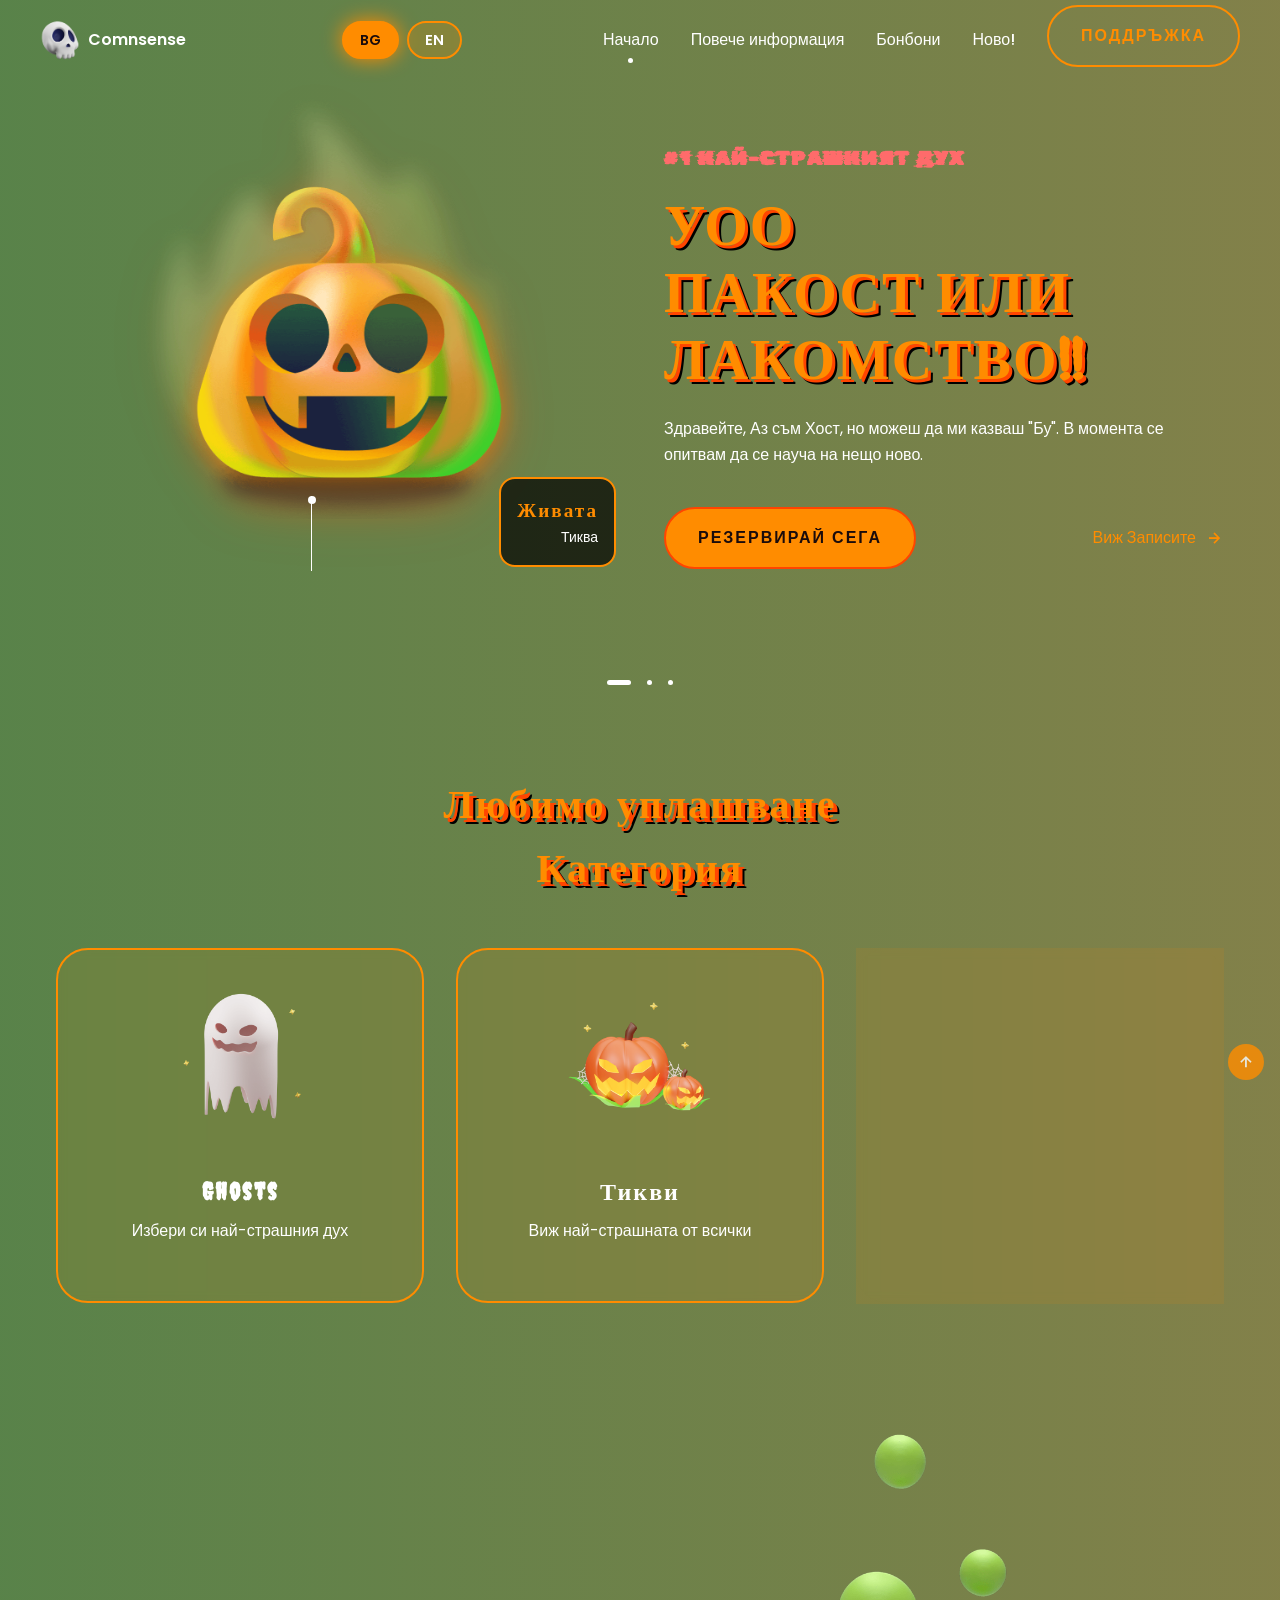
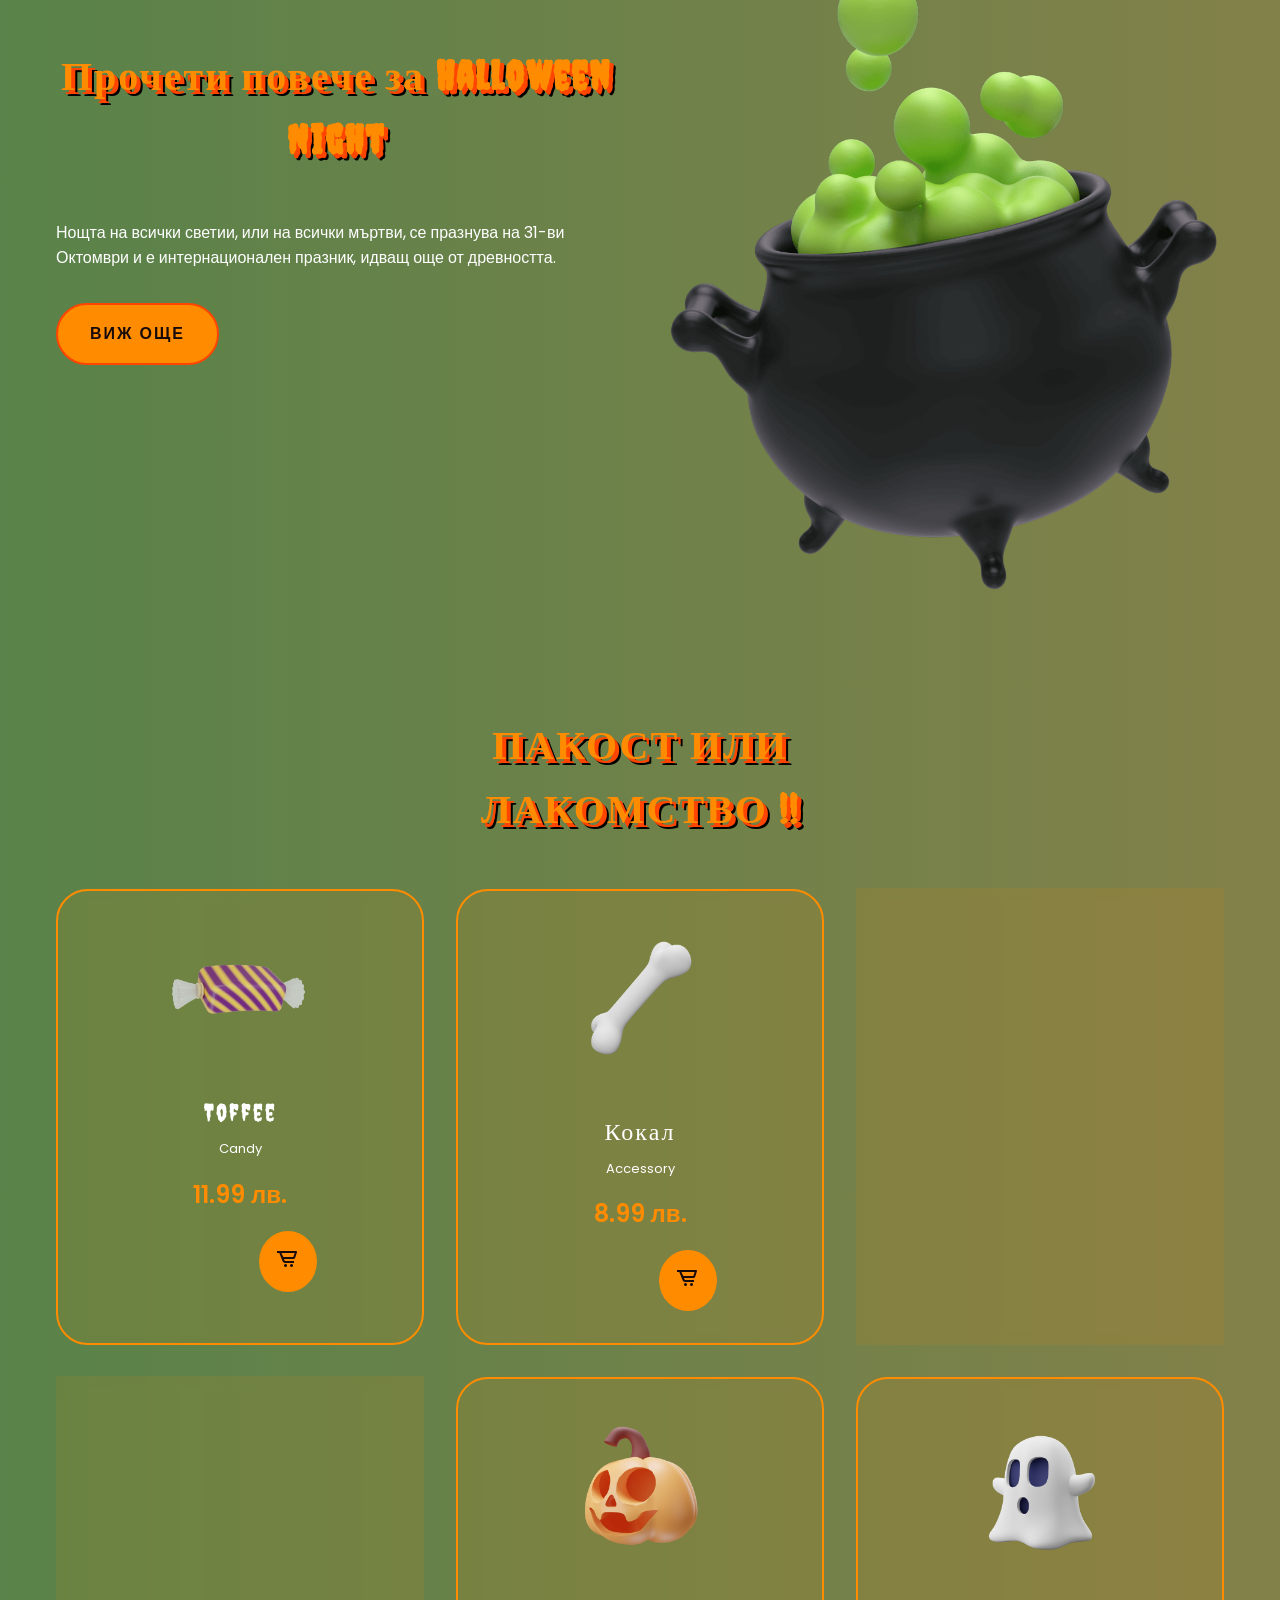
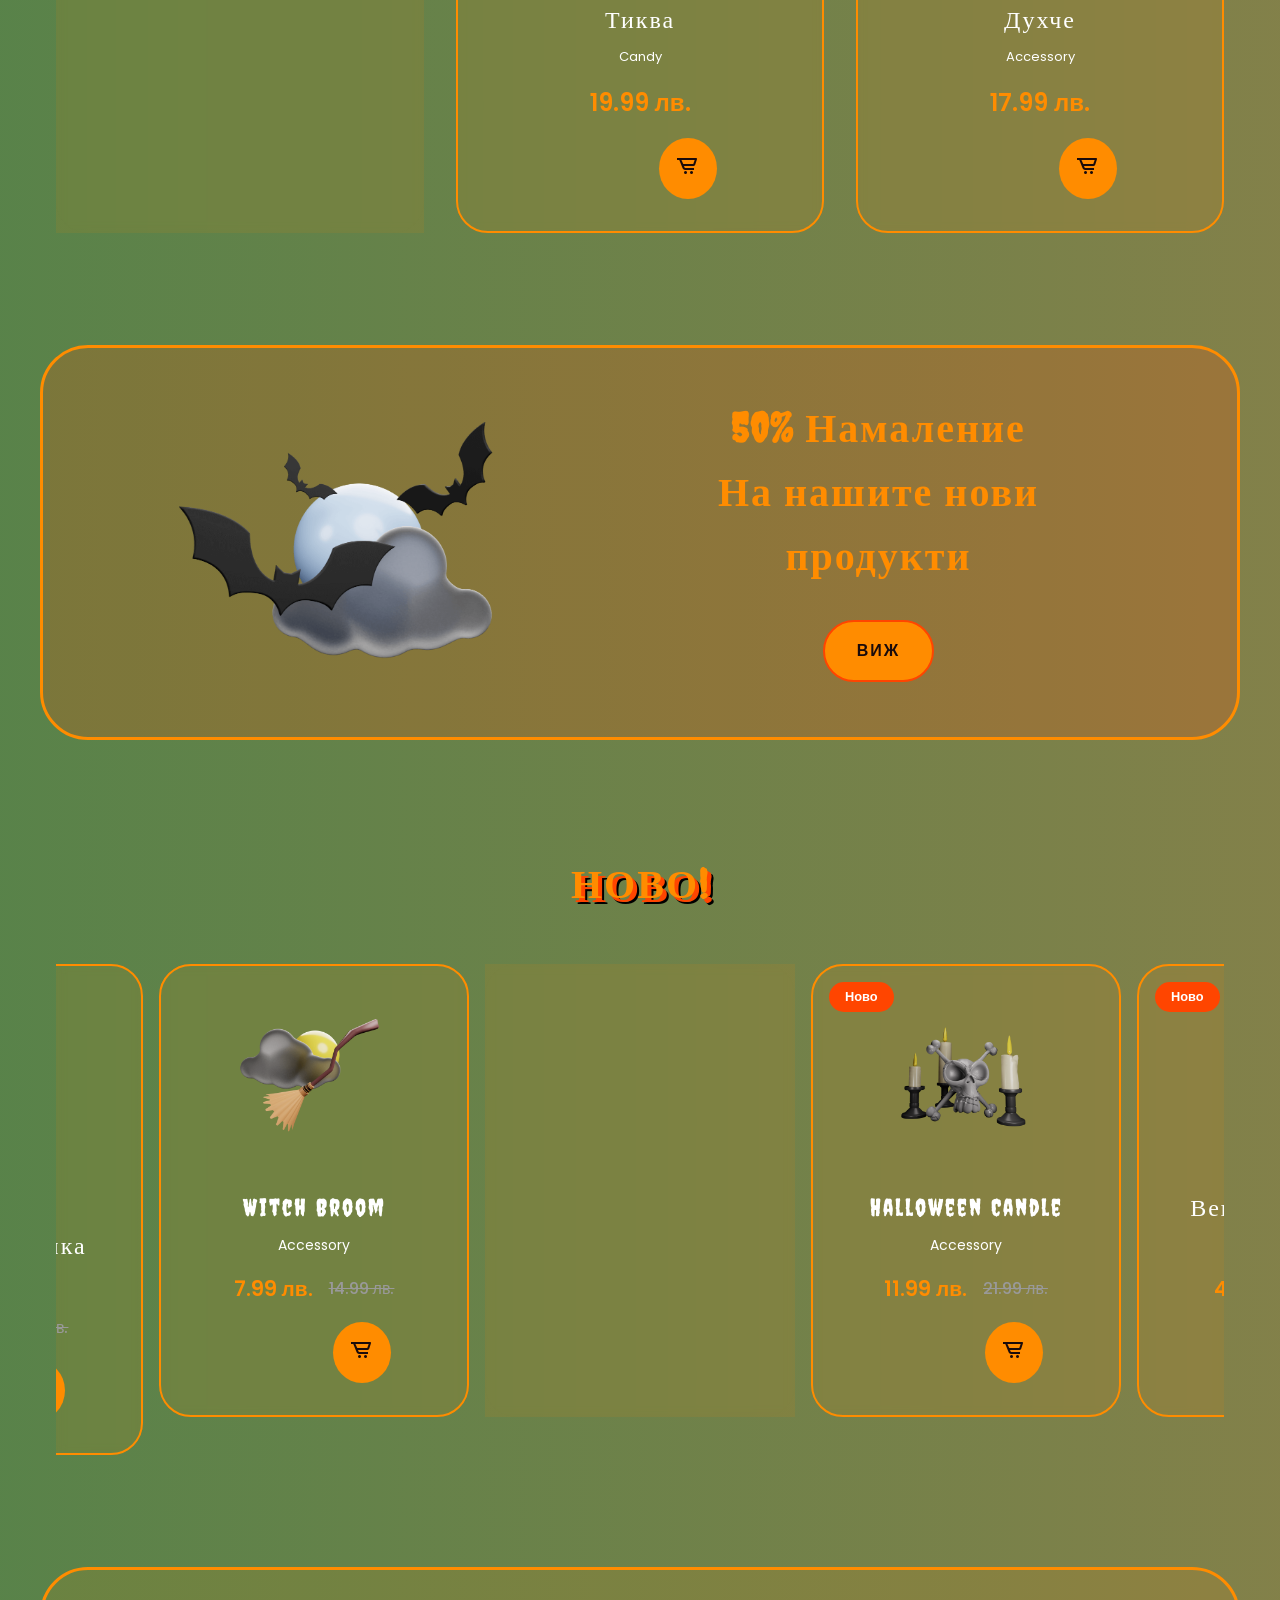
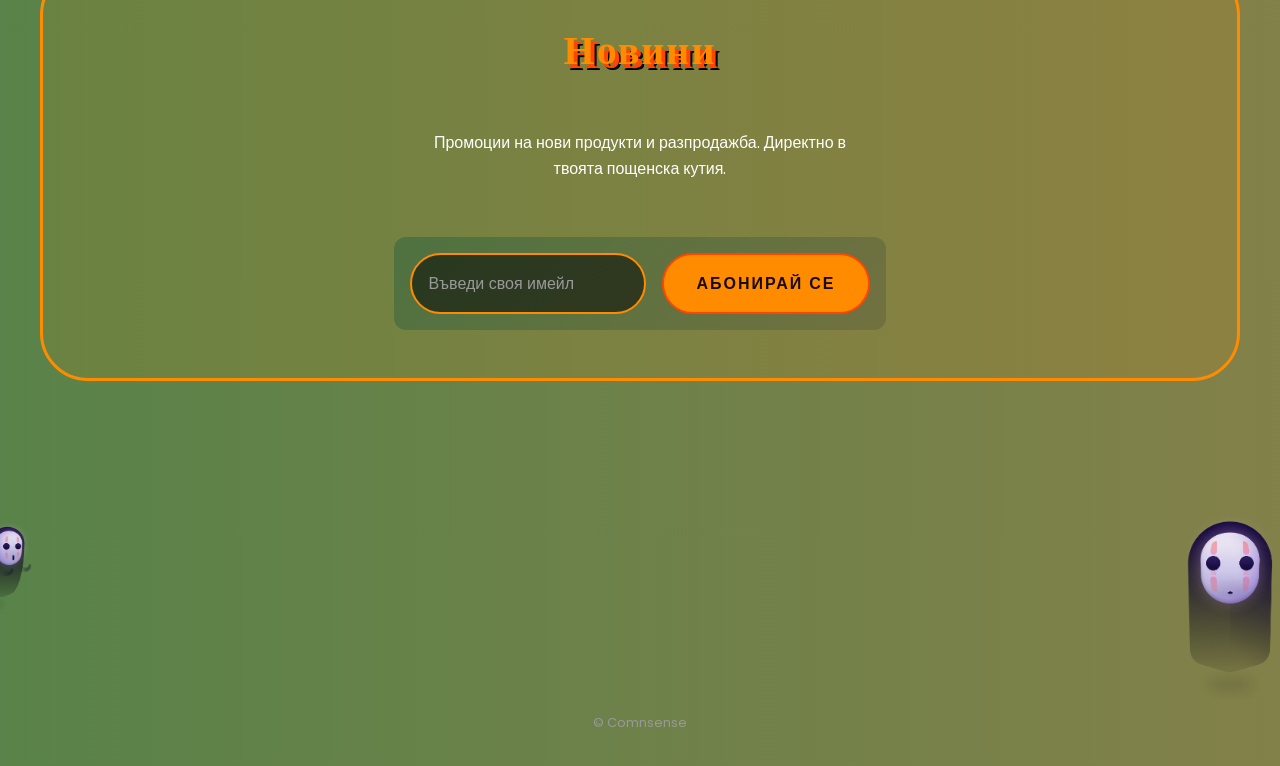
<file: Halloween Website/index.html>
<!DOCTYPE html>
<html lang="bg">
<head>
    <meta charset="UTF-8">
    <meta name="viewport" content="width=device-width, initial-scale=1.0">
    
    <!--=============== FAVICON ===============-->
    <link rel="shortcut icon" href="assets/img/favicon.png" type="image/x-icon">
    
    <!--=============== BOXICONS ===============-->
    <link rel="stylesheet" href="https://cdn.jsdelivr.net/npm/boxicons@latest/css/boxicons.min.css">
    
    <!--=============== SWIPER CSS ===============--> 
    <link rel="stylesheet" href="assets/css/swiper-bundle.min.css">
    
    <!--=============== GOOGLE FONTS ===============-->
    <link rel="preconnect" href="https://fonts.googleapis.com">
    <link rel="preconnect" href="https://fonts.gstatic.com" crossorigin>
    <link href="https://fonts.googleapis.com/css2?family=Creepster&family=Poppins:wght@400;500;600;700&family=Rubik+Glitch&display=swap" rel="stylesheet">
    
    <!--=============== CSS ===============--> 
    <link rel="stylesheet" href="assets/css/styles.css">

    <style>
        /*=============== GOOGLE FONTS & БАЗОВИ СТИЛОВЕ ===============*/
        * {
            margin: 0;
            padding: 0;
            box-sizing: border-box;
        }

        body {
            font-family: 'Poppins', sans-serif;
             color: #fff;
            line-height: 1.6;
        }

        html {
            scroll-behavior: smooth;
        }

        ul {
            list-style: none;
        }

        a {
            text-decoration: none;
        }

        img {
            max-width: 100%;
            height: auto;
        }

        .container {
            max-width: 1200px;
            margin: 0 auto;
            padding: 0 1rem;
        }

        .section {
            padding: 5rem 0 2rem;
        }

        .section__title {
            font-family: 'Creepster', cursive;
            font-size: 2.5rem;
            text-align: center;
            margin-bottom: 3rem;
            color: #ff8c00;
            text-shadow: 4px 4px 0 #ff4500, 6px 6px 0 #000;
            letter-spacing: 2px;
        }

        /*=============== ЕЗИКОВ ПРЕВКЛЮЧВАТЕЛ ===============*/
        .language-switcher {
            display: flex;
            gap: 0.5rem;
            margin-left: 1rem;
        }

        .lang-btn {
            background: rgba(255, 140, 0, 0.2);
            border: 2px solid #ff8c00;
            color: #fff;
            padding: 0.4rem 1rem;
            border-radius: 2rem;
            font-weight: 600;
            font-size: 0.9rem;
            cursor: pointer;
            transition: all 0.3s ease;
            backdrop-filter: blur(5px);
        }

        .lang-btn.active {
            background: #ff8c00;
            color: #1a0b0b;
            box-shadow: 0 0 20px #ff8c00;
        }

        .lang-btn:hover {
            background: #ff8c00;
            color: #1a0b0b;
            transform: scale(1.05);
        }

        /*=============== ШРИФТОВЕ ===============*/
        h1, h2, h3, h4 {
            font-family: 'Creepster', cursive;
            letter-spacing: 2px;
        }

        .home__title {
            font-size: 3.5rem;
            line-height: 1.2;
            color: #ff8c00;
            text-shadow: 3px 3px 0 #ff4500, 5px 5px 0 #000;
        }

        .home__subtitle {
            font-family: 'Rubik Glitch', cursive;
            font-size: 1.2rem;
            color: #ff6b6b;
        }

        .category__title, .trick__title, .new__title {
            font-family: 'Creepster', cursive;
            font-size: 1.5rem;
            margin: 1rem 0 0.5rem;
        }

        /*=============== АНИМАЦИИ ===============*/
        @keyframes float {
            0% { transform: translateY(0px) rotate(0deg); }
            50% { transform: translateY(-20px) rotate(2deg); }
            100% { transform: translateY(0px) rotate(0deg); }
        }
        
        @keyframes pulse {
            0% { transform: scale(1); }
            50% { transform: scale(1.08); filter: brightness(1.2); }
            100% { transform: scale(1); }
        }
        
        @keyframes spin {
            from { transform: rotate(0deg); }
            to { transform: rotate(360deg); }
        }
        
        @keyframes flicker {
            0% { opacity: 1; text-shadow: 0 0 10px #ff8c00; }
            25% { opacity: 0.8; text-shadow: 0 0 20px #ff4500; }
            50% { opacity: 1; text-shadow: 0 0 30px #ff8c00; }
            75% { opacity: 0.9; text-shadow: 0 0 15px #ff4500; }
            100% { opacity: 1; text-shadow: 0 0 10px #ff8c00; }
        }
        
        @keyframes shake {
            0% { transform: translateX(0); }
            25% { transform: translateX(-8px) rotate(-2deg); }
            50% { transform: translateX(8px) rotate(2deg); }
            75% { transform: translateX(-4px) rotate(-1deg); }
            100% { transform: translateX(0) rotate(0); }
        }
        
        @keyframes glow {
            0% { filter: drop-shadow(0 0 5px #ff8c00); }
            50% { filter: drop-shadow(0 0 20px #ff4500) drop-shadow(0 0 30px #ff8c00); }
            100% { filter: drop-shadow(0 0 5px #ff8c00); }
        }
        
        @keyframes bounce {
            0%, 100% { transform: translateY(0) scale(1); }
            50% { transform: translateY(-15px) scale(1.05); }
        }
        
        @keyframes rotate-scale {
            0% { transform: rotate(0) scale(1); }
            50% { transform: rotate(8deg) scale(1.15); }
            100% { transform: rotate(0) scale(1); }
        }

        @keyframes creepy-text {
            0% { transform: skew(0deg); }
            20% { transform: skew(5deg); }
            40% { transform: skew(-5deg); }
            60% { transform: skew(3deg); }
            80% { transform: skew(-3deg); }
            100% { transform: skew(0deg); }
        }

        /*=============== ПРИЛАГАНЕ НА АНИМАЦИИ ===============*/
        .home__img {
            animation: float 4s ease-in-out infinite;
            filter: drop-shadow(0 10px 20px rgba(255, 69, 0, 0.5));
        }
        
        .category__img {
            animation: pulse 3s ease-in-out infinite;
        }
        
        .trick__img {
            animation: bounce 3s ease-in-out infinite;
        }
        
        .new__img {
            animation: glow 3s ease-in-out infinite;
        }
        
        .discount__img {
            animation: rotate-scale 5s ease-in-out infinite;
        }
        
        .footer__img-one,
        .footer__img-two {
            animation: float 5s ease-in-out infinite;
        }
        
        .footer__img-two {
            animation-delay: 1.5s;
        }
        
        .nav__logo-img {
            animation: spin 12s linear infinite;
        }
        
        .section__title {
            animation: creepy-text 5s ease-in-out infinite;
        }
        
        .home__title {
            animation: flicker 3s ease-in-out infinite;
        }
        
        .button {
            transition: all 0.3s ease;
            position: relative;
            overflow: hidden;
        }
        
        .button::before {
            content: '';
            position: absolute;
            top: 50%;
            left: 50%;
            width: 0;
            height: 0;
            border-radius: 50%;
            background: rgba(255, 255, 255, 0.3);
            transform: translate(-50%, -50%);
            transition: width 0.6s, height 0.6s;
        }
        
        .button:hover::before {
            width: 300px;
            height: 300px;
        }
        
        .button:hover {
            animation: pulse 1s ease-in-out;
            transform: scale(1.08);
            background: #ff4500;
            box-shadow: 0 0 30px #ff4500;
        }
        
        .trick__content:hover .trick__img {
            animation: shake 0.6s ease-in-out;
        }
        
        .category__data:hover .category__img {
            animation: rotate-scale 0.8s ease-in-out;
        }
        
        .new__content:hover {
            transform: scale(1.08) translateY(-10px);
            box-shadow: 0 20px 40px rgba(255, 69, 0, 0.4);
            transition: all 0.4s ease;
        }
        
        .scrollup {
            animation: bounce 2.5s ease-in-out infinite;
            background: #ff8c00;
            border-radius: 50%;
            padding: 0.5rem;
            display: flex;
            align-items: center;
            justify-content: center;
        }

        /*=============== СТИЛОВЕ ЗА БУТОНИТЕ ===============*/
        .button {
            display: inline-block;
            background: #ff8c00;
            color: #1a0b0b;
            padding: 1rem 2rem;
            border-radius: 3rem;
            font-weight: 600;
            transition: all 0.4s ease;
            border: 2px solid #ff4500;
            text-transform: uppercase;
            letter-spacing: 2px;
            position: relative;
            z-index: 1;
        }

        .button--ghost {
            background: transparent;
            border: 2px solid #ff8c00;
            color: #ff8c00;
        }

        .button--ghost:hover {
            background: #ff8c00;
            color: #1a0b0b;
        }

        .button--link {
            background: transparent;
            border: none;
            color: #ff8c00;
        }

        .button--link:hover {
            background: transparent;
            color: #ff4500;
            box-shadow: none;
        }

        /*=============== НАВИГАЦИЯ ===============*/
        .nav {
            display: flex;
            justify-content: space-between;
            align-items: center;
            padding: 1.5rem 0;
        }

        .nav__logo {
            display: flex;
            align-items: center;
            gap: 0.5rem;
            color: #fff;
            font-weight: 600;
        }

        .nav__logo-img {
            width: 2.5rem;
        }

        .nav__menu {
            display: flex;
            align-items: center;
        }

        .nav__list {
            display: flex;
            gap: 2rem;
        }

        .nav__link {
            color: #fff;
            font-weight: 500;
            transition: 0.3s;
        }

        .nav__link:hover {
            color: #ff8c00;
        }

        .nav__close, .nav__toggle {
            display: none;
        }

        /*=============== НАЧАЛО ===============*/
        .home__content {
            display: grid;
            grid-template-columns: repeat(2, 1fr);
            gap: 3rem;
            align-items: center;
        }

        .home__group {
            position: relative;
        }

        .home__details-img {
            position: absolute;
            bottom: 0;
            right: 0;
            background: rgba(0, 0, 0, 0.7);
            padding: 1rem;
            border-radius: 1rem;
            border: 2px solid #ff8c00;
        }

        .home__details-title {
            font-size: 1.2rem;
            color: #ff8c00;
        }

        .home__buttons {
            display: flex;
            gap: 1rem;
            margin-top: 2rem;
        }

        /*=============== КАТЕГОРИИ ===============*/
        .category__container {
            display: grid;
            grid-template-columns: repeat(3, 1fr);
            gap: 2rem;
        }

        .category__data {
            text-align: center;
            background: rgba(255, 140, 0, 0.1);
            padding: 2rem;
            border-radius: 2rem;
            border: 2px solid #ff8c00;
            backdrop-filter: blur(5px);
            transition: 0.4s;
        }

        .category__img {
            width: 150px;
            margin-bottom: 1rem;
        }

        /*=============== ЗА НАС ===============*/
        .about__container {
            display: grid;
            grid-template-columns: repeat(2, 1fr);
            gap: 3rem;
            align-items: center;
        }

        .about__img {
            width: 100%;
            animation: float 5s ease-in-out infinite;
        }

        /*=============== ПРОДУКТИ ===============*/
        .trick__container {
            display: grid;
            grid-template-columns: repeat(3, 1fr);
            gap: 2rem;
        }

        .trick__content {
            background: rgba(255, 140, 0, 0.1);
            padding: 2rem;
            border-radius: 2rem;
            border: 2px solid #ff8c00;
            text-align: center;
            position: relative;
            backdrop-filter: blur(5px);
            transition: 0.4s;
        }

        .trick__img {
            width: 150px;
            margin-bottom: 1rem;
        }

        .trick__price {
            display: block;
            font-size: 1.5rem;
            font-weight: 600;
            color: #ff8c00;
            margin: 1rem 0;
        }

        .trick__button {
            background: #ff8c00;
            border: none;
            padding: 1rem;
            border-radius: 50%;
            cursor: pointer;
            transition: 0.4s;
        }

        .trick__icon {
            font-size: 1.5rem;
            color: #1a0b0b;
        }

        /*=============== НАМАЛЕНИЕ ===============*/
        .discount__container {
            display: grid;
            grid-template-columns: repeat(2, 1fr);
            gap: 3rem;
            align-items: center;
            background: rgba(255, 69, 0, 0.2);
            padding: 3rem;
            border-radius: 3rem;
            border: 3px solid #ff8c00;
        }

        .discount__title {
            font-family: 'Creepster', cursive;
            font-size: 2.5rem;
            color: #ff8c00;
            margin-bottom: 2rem;
        }

        /*=============== НОВО ===============*/
        .new__container {
            overflow: hidden;
        }

        .new__content {
            background: rgba(255, 140, 0, 0.1);
            padding: 2rem;
            border-radius: 2rem;
            border: 2px solid #ff8c00;
            text-align: center;
            position: relative;
            backdrop-filter: blur(5px);
        }

        .new__tag {
            position: absolute;
            top: 1rem;
            left: 1rem;
            background: #ff4500;
            color: #fff;
            padding: 0.3rem 1rem;
            border-radius: 2rem;
            font-size: 0.8rem;
            font-weight: 600;
        }

        .new__img {
            width: 150px;
            margin-bottom: 1rem;
        }

        .new__prices {
            display: flex;
            justify-content: center;
            gap: 1rem;
            margin: 1rem 0;
        }

        .new__price {
            font-size: 1.3rem;
            font-weight: 600;
            color: #ff8c00;
        }

        .new__discount {
            font-size: 1rem;
            color: #999;
            text-decoration: line-through;
        }

        .new__button {
            background: #ff8c00;
            border: none;
            padding: 1rem;
            border-radius: 50%;
            cursor: pointer;
        }

        .new__icon {
            font-size: 1.5rem;
            color: #1a0b0b;
        }

        /*=============== БЮЛЕТИН ===============*/
        .newsletter__container {
            text-align: center;
            background: rgba(255, 140, 0, 0.1);
            padding: 3rem;
            border-radius: 3rem;
            border: 3px solid #ff8c00;
        }

        .newsletter__form {
            display: flex;
            gap: 1rem;
            max-width: 500px;
            margin: 2rem auto 0;
        }

        .newsletter__input {
            flex: 1;
            padding: 1rem;
            border-radius: 3rem;
            border: 2px solid #ff8c00;
            background: rgba(0, 0, 0, 0.5);
            color: #fff;
            font-size: 1rem;
        }

        .newsletter__input::placeholder {
            color: #999;
        }

        /*=============== ФУТЪР ===============*/
        .footer__container {
            display: grid;
            grid-template-columns: repeat(4, 1fr);
            gap: 2rem;
            position: relative;
        }

        .footer__logo {
            display: flex;
            align-items: center;
            gap: 0.5rem;
            color: #fff;
            font-weight: 600;
            margin-bottom: 1rem;
        }

        .footer__logo-img {
            width: 2rem;
        }

        .footer__social {
            display: flex;
            gap: 1rem;
            margin-top: 1rem;
        }

        .footer__social-link {
            color: #ff8c00;
            font-size: 1.5rem;
            transition: 0.3s;
        }

        .footer__social-link:hover {
            color: #ff4500;
            transform: translateY(-3px);
        }

        .footer__title {
            font-family: 'Creepster', cursive;
            font-size: 1.2rem;
            color: #ff8c00;
            margin-bottom: 1rem;
        }

        .footer__links {
            display: flex;
            flex-direction: column;
            gap: 0.5rem;
        }

        .footer__link {
            color: #fff;
            transition: 0.3s;
        }

        .footer__link:hover {
            color: #ff8c00;
            transform: translateX(5px);
        }

        .footer__copy {
            display: block;
            text-align: center;
            margin-top: 3rem;
            color: #999;
        }

        .footer__img-one, .footer__img-two {
            position: absolute;
            bottom: 0;
            right: 0;
            width: 100px;
        }

        .footer__img-two {
            right: 80px;
            width: 70px;
        }

        /*=============== МЕДИЙНИ ЗАЯВКИ ===============*/
        @media (max-width: 768px) {
            .nav__menu {
                position: fixed;
                top: -100%;
                left: 0;
                width: 100%;
                background: rgba(0, 0, 0, 0.9);
                padding: 2rem;
                border-radius: 0 0 2rem 2rem;
                transition: 0.4s;
            }

            .nav__menu.show-menu {
                top: 0;
            }

            .nav__list {
                flex-direction: column;
                align-items: center;
            }

            .nav__close {
                display: block;
                position: absolute;
                top: 1rem;
                right: 1rem;
                font-size: 2rem;
                color: #fff;
                cursor: pointer;
            }

            .nav__toggle {
                display: block;
                font-size: 1.5rem;
                color: #fff;
                cursor: pointer;
            }

            .home__content {
                grid-template-columns: 1fr;
                text-align: center;
            }

            .home__buttons {
                justify-content: center;
            }

            .category__container {
                grid-template-columns: 1fr;
            }

            .about__container {
                grid-template-columns: 1fr;
            }

            .trick__container {
                grid-template-columns: 1fr;
            }

            .discount__container {
                grid-template-columns: 1fr;
                text-align: center;
            }

            .footer__container {
                grid-template-columns: 1fr;
            }

            .language-switcher {
                margin: 1rem 0;
            }
        }
    </style>
    
    <title>Halloween-Candy.Website</title>
</head>
<body>
    <!--==================== HEADER ====================-->
    <header class="header" id="header">
        <nav class="nav container">
            <a href="#" class="nav__logo">
                <img src="assets/img/logo.png" alt="Halloween Logo" class="nav__logo-img">
                <span data-bg="Comnsense" data-en="Comnsense">Comnsense</span>
            </a>

            <div class="language-switcher">
                <button class="lang-btn active" data-lang="bg">BG</button>
                <button class="lang-btn" data-lang="en">EN</button>
            </div>

            <div class="nav__menu" id="nav-menu">
                <ul class="nav__list">
                    <li class="nav__item">
                        <a href="#home" class="nav__link active-link" data-bg="Начало" data-en="Home">Начало</a>
                    </li>
                    <li class="nav__item">
                        <a href="#about" class="nav__link" data-bg="Повече информация" data-en="About">Повече информация</a>
                    </li>
                    <li class="nav__item">
                        <a href="#trick" class="nav__link" data-bg="Бонбони" data-en="Candy">Бонбони</a>
                    </li>
                    <li class="nav__item">
                        <a href="#new" class="nav__link" data-bg="Ново!" data-en="New!">Ново!</a>
                    </li>
                    <li class="nav__item">
                        <a href="#" class="button button--ghost" data-bg="Поддръжка" data-en="Support">Поддръжка</a>
                    </li>
                </ul>

                <div class="nav__close" id="nav-close">
                    <i class='bx bx-x'></i>
                </div>

                <img src="assets/img/nav-img.png" alt="Navigation Decoration" class="nav__img">
            </div>

            <div class="nav__toggle" id="nav-toggle">
                <i class='bx bx-grid-alt'></i>
            </div>
        </nav>
    </header>

    <main class="main">
        <!--==================== HOME ====================-->
        <section class="home container" id="home">
            <div class="swiper home-swiper">
                <div class="swiper-wrapper">
                    <!-- HOME SLIDER 1 -->
                    <div class="swiper-slide">
                        <div class="home__content grid">
                            <div class="home__group">
                                <img src="assets/img/home1-img.png" alt="Living Pumpkin" class="home__img">
                                <div class="home__indicator"></div>
                                <div class="home__details-img">
                                    <h4 class="home__details-title" data-bg="Живата" data-en="The Living">Живата</h4>
                                    <span class="home__details-subtitle" data-bg="Тиква" data-en="Pumpkin">Тиква</span>
                                </div>
                            </div>

                            <div class="home__data">
                                <h3 class="home__subtitle" data-bg="#1 Най-страшният ДУХ" data-en="#1 The Scariest GHOST">#1 Най-страшният ДУХ</h3>
                                <h1 class="home__title" data-bg="УОО <br> ПАКОСТ ИЛИ <br> ЛАКОМСТВО!!" data-en="WHOO <br> TRICK OR <br> TREAT!!">УОО <br> ПАКОСТ ИЛИ <br> ЛАКОМСТВО!!</h1>
                                <p class="home__description" data-bg="Здравейте, Аз съм Хост, но можеш да ми казваш 'Бу'. В момента се опитвам да се науча на нещо ново." data-en="Hello, I'm Host, but you can call me 'Boo'. Right now I'm trying to learn something new.">Здравейте, Аз съм Хост, но можеш да ми казваш "Бу". В момента се опитвам да се науча на нещо ново.</p>

                                <div class="home__buttons">
                                    <a href="#" class="button" data-bg="Резервирай Сега" data-en="Book Now">Резервирай Сега</a>
                                    <a href="#" class="button--link button--flex" data-bg="Виж Записите" data-en="Watch Records">Виж Записите <i class='bx bx-right-arrow-alt button__icon'></i></a>
                                </div>
                            </div>
                        </div>
                    </div>

                    <!-- HOME SLIDER 2 -->
                    <div class="swiper-slide">
                        <div class="home__content grid">
                            <div class="home__group">
                                <img src="assets/img/home2-img.png" alt="Adi and Brother" class="home__img">
                                <div class="home__indicator"></div>
                                <div class="home__details-img">
                                    <h4 class="home__details-title" data-bg="Ади & брат му" data-en="Adi & his brother">Ади & брат му</h4>
                                    <span class="home__details-subtitle" data-bg="Не могат да се опишат с думи!" data-en="Words cannot describe them!">Не могат да се опишат с думи!</span>
                                </div>
                            </div>

                            <div class="home__data">
                                <h3 class="home__subtitle" data-bg="#2 Най-доброто дуо" data-en="#2 Best duo">#2 Най-доброто дуо</h3>
                                <h1 class="home__title" data-bg="ДОНЕСИ <br> МИ ПАМУКА <br> CANDY" data-en="BRING <br> ME COTTON <br> CANDY">ДОНЕСИ <br> МИ ПАМУКА <br> CANDY</h1>
                                <p class="home__description" data-bg="Ади краде памучени сладки от своя брат и ги изяжда наведнъж, това гладно чудовище." data-en="Adi steals cotton candy from his brother and eats it all at once, that hungry monster.">Ади краде памучени сладки от своя брат и ги изяжда наведнъж, това гладно чудовище.</p>

                                <div class="home__buttons">
                                    <a href="#" class="button" data-bg="Запази СЕГА" data-en="Book NOW">Запази СЕГА</a>
                                    <a href="#" class="button--link button--flex" data-bg="Виж записите" data-en="Watch records">Виж записите <i class='bx bx-right-arrow-alt button__icon'></i></a>
                                </div>
                            </div>
                        </div>
                    </div>

                    <!-- HOME SLIDER 3 -->
                    <div class="swiper-slide">
                        <div class="home__content grid">
                            <div class="home__group">
                                <img src="assets/img/home3-img.png" alt="Captain Sam" class="home__img">
                                <div class="home__indicator"></div>
                                <div class="home__details-img">
                                    <h4 class="home__details-title" data-bg="Капитан Сем" data-en="Captain Sam">Капитан Сем</h4>
                                    <span class="home__details-subtitle" data-bg="Дух Ветеран Spooky" data-en="Spooky Veteran Ghost">Дух Ветеран Spooky</span>
                                </div>
                            </div>

                            <div class="home__data">
                                <h3 class="home__subtitle" data-bg="#3 Най-страшен дух" data-en="#3 Scariest ghost">#3 Най-страшен дух</h3>
                                <h1 class="home__title" data-bg="RESPAWN <br> THE SPOOKY <br> СКЕЛЕТ" data-en="RESPAWN <br> THE SPOOKY <br> SKELETON">RESPAWN <br> THE SPOOKY <br> СКЕЛЕТ</h1>
                                <p class="home__description" data-bg="Докато търсихме сладки кутрета, Капитан сем се завърна от трагична смърт заедно със своите сертифицирани Хогуардс умения, той обещава да е герой за всички духоподобни." data-en="While we were looking for sweet puppies, Captain Sam returned from a tragic death along with his certified Hogwarts skills, he promises to be a hero for all ghost-like.">Докато търсихме сладки кутрета, Капитан сем се завърна от трагична смърт заедно със своите сертифицирани Хогуардс умения, той обещава да е герой за всички духоподобни.</p>

                                <div class="home__buttons">
                                    <a href="#" class="button" data-bg="Запази СЕГА" data-en="Book NOW">Запази СЕГА</a>
                                    <a href="#" class="button--link button--flex" data-bg="Виж записите" data-en="Watch records">Виж записите <i class='bx bx-right-arrow-alt button__icon'></i></a>
                                </div>
                            </div>
                        </div>
                    </div>
                </div>
                <div class="swiper-pagination"></div>
            </div>
        </section>
        
        <!--==================== CATEGORY ====================-->
        <section class="section category">
            <h2 class="section__title" data-bg="Любимо уплашване <br> Категория" data-en="Favorite spooking <br> Category">Любимо уплашване <br> Категория</h2>

            <div class="category__container container grid">
                <div class="category__data">
                    <img src="assets/img/category1-img.png" alt="Ghosts" class="category__img">
                    <h3 class="category__title" data-bg="Ghosts" data-en="Ghosts">Ghosts</h3>
                    <p class="category__description" data-bg="Избери си най-страшния дух" data-en="Choose the scariest ghost">Избери си най-страшния дух</p>
                </div>

                <div class="category__data">
                    <img src="assets/img/category2-img.png" alt="Pumpkins" class="category__img">
                    <h3 class="category__title" data-bg="Тикви" data-en="Pumpkins">Тикви</h3>
                    <p class="category__description" data-bg="Виж най-страшната от всички" data-en="See the scariest of all">Виж най-страшната от всички</p>
                </div>

                <div class="category__data">
                    <img src="assets/img/category3-img.png" alt="Witch Hat" class="category__img">
                    <h3 class="category__title" data-bg="Witch Hat" data-en="Witch Hat">Witch Hat</h3>
                    <p class="category__description" data-bg="Избери най-стилната шапка, която съществува" data-en="Choose the coolest hat that exists">Избери най-стилната шапка, която съществува</p>
                </div>
            </div>
        </section>

        <!--==================== ABOUT ====================-->
        <section class="section about" id="about">
            <div class="about__container container grid">
                <div class="about__data">
                    <h2 class="section__title about__title" data-bg="Прочети повече за Halloween <br> Night" data-en="Read more about Halloween <br> Night">Прочети повече за Halloween <br> Night</h2>
                    <p class="about__description" data-bg="Нощта на всички светии, или на всички мъртви, се празнува на 31-ви Октомври и е интернационален празник, идващ още от древността." data-en="All Saints' Night, or All Dead, is celebrated on October 31st and is an international holiday dating back to ancient times.">Нощта на всички светии, или на всички мъртви, се празнува на 31-ви Октомври и е интернационален празник, идващ още от древността.</p>
                    <a href="#" class="button" data-bg="Виж още" data-en="See more">Виж още</a>
                </div>

                <img src="assets/img/about-img.png" alt="About Halloween" class="about__img">
            </div>
        </section>

        <!--==================== TRICK OR TREAT ====================-->
        <section class="section trick" id="trick">
            <h2 class="section__title" data-bg="ПАКОСТ ИЛИ <br> ЛАКОМСТВО !!" data-en="TRICK OR <br> TREAT !!">ПАКОСТ ИЛИ <br> ЛАКОМСТВО !!</h2>

            <div class="trick__container container grid">
                <div class="trick__content">
                    <img src="assets/img/trick-treat1-img.png" alt="Toffee Candy" class="trick__img">
                    <h3 class="trick__title" data-bg="Toffee" data-en="Toffee">Toffee</h3>
                    <span class="trick__subtitle" data-bg="Candy" data-en="Candy">Candy</span>
                    <span class="trick__price">11.99 лв.</span>
                    <button class="button trick__button">
                        <i class='bx bx-cart-alt trick__icon'></i>
                    </button>
                </div>

                <div class="trick__content">
                    <img src="assets/img/trick-treat2-img.png" alt="Bone Accessory" class="trick__img">
                    <h3 class="trick__title" data-bg="Кокал" data-en="Bone">Кокал</h3>
                    <span class="trick__subtitle" data-bg="Accessory" data-en="Accessory">Accessory</span>
                    <span class="trick__price">8.99 лв.</span>
                    <button class="button trick__button">
                        <i class='bx bx-cart-alt trick__icon'></i>
                    </button>
                </div>

                <div class="trick__content">
                    <img src="assets/img/trick-treat3-img.png" alt="Scarecrow" class="trick__img">
                    <h3 class="trick__title" data-bg="Scarecrow" data-en="Scarecrow">Scarecrow</h3>
                    <span class="trick__subtitle" data-bg="Accessory" data-en="Accessory">Accessory</span>
                    <span class="trick__price">15.99 лв.</span>
                    <button class="button trick__button">
                        <i class='bx bx-cart-alt trick__icon'></i>
                    </button>
                </div>

                <div class="trick__content">
                    <img src="assets/img/trick-treat4-img.png" alt="Candy Cane" class="trick__img">
                    <h3 class="trick__title" data-bg="Candy Cane" data-en="Candy Cane">Candy Cane</h3>
                    <span class="trick__subtitle" data-bg="Candy" data-en="Candy">Candy</span>
                    <span class="trick__price">7.99 лв.</span>
                    <button class="button trick__button">
                        <i class='bx bx-cart-alt trick__icon'></i>
                    </button>
                </div>

                <div class="trick__content">
                    <img src="assets/img/trick-treat5-img.png" alt="Pumpkin Candy" class="trick__img">
                    <h3 class="trick__title" data-bg="Тиква" data-en="Pumpkin">Тиква</h3>
                    <span class="trick__subtitle" data-bg="Candy" data-en="Candy">Candy</span>
                    <span class="trick__price">19.99 лв.</span>
                    <button class="button trick__button">
                        <i class='bx bx-cart-alt trick__icon'></i>
                    </button>
                </div>

                <div class="trick__content">
                    <img src="assets/img/trick-treat6-img.png" alt="Ghost Accessory" class="trick__img">
                    <h3 class="trick__title" data-bg="Духче" data-en="Ghost">Духче</h3>
                    <span class="trick__subtitle" data-bg="Accessory" data-en="Accessory">Accessory</span>
                    <span class="trick__price">17.99 лв.</span>
                    <button class="button trick__button">
                        <i class='bx bx-cart-alt trick__icon'></i>
                    </button>
                </div>
            </div>
        </section>
        
        <!--==================== DISCOUNT ====================-->
        <section class="section discount">
            <div class="discount__container container grid">
                <div class="discount__data">
                    <h2 class="discount__title" data-bg="50% Намаление <br> На нашите нови продукти" data-en="50% Off <br> On our new products">50% Намаление <br> На нашите нови продукти</h2>
                    <a href="#" class="button" data-bg="Виж" data-en="See">Виж</a>
                </div>

                <img src="assets/img/discount-img.png" alt="Discount Offer" class="discount__img">
            </div>
        </section>

        <!--==================== NEW ARRIVALS ====================-->
        <section class="section new" id="new">
            <h2 class="section__title" data-bg="НОВО!" data-en="NEW!">НОВО!</h2>

            <div class="new__container container">
                <div class="swiper new-swiper">
                    <div class="swiper-wrapper">
                        <div class="new__content swiper-slide">
                            <div class="new__tag" data-bg="Ново" data-en="New">Ново</div>
                            <img src="assets/img/new1-img.png" alt="Haunted House" class="new__img">
                            <h3 class="new__title" data-bg="Haunted House" data-en="Haunted House">Haunted House</h3>
                            <span class="new__subtitle" data-bg="Accessory" data-en="Accessory">Accessory</span>
                            <div class="new__prices">
                                <span class="new__price">14.99 лв.</span>
                                <span class="new__discount">29.99 лв.</span>
                            </div>
                            <button class="button new__button">
                                <i class='bx bx-cart-alt new__icon'></i>
                            </button>
                        </div>
    
                        <div class="new__content swiper-slide">
                            <div class="new__tag" data-bg="Ново" data-en="New">Ново</div>
                            <img src="assets/img/new2-img.png" alt="Halloween Candle" class="new__img">
                            <h3 class="new__title" data-bg="Halloween Candle" data-en="Halloween Candle">Halloween Candle</h3>
                            <span class="new__subtitle" data-bg="Accessory" data-en="Accessory">Accessory</span>
                            <div class="new__prices">
                                <span class="new__price">11.99 лв.</span>
                                <span class="new__discount">21.99 лв.</span>
                            </div>
                            <button class="button new__button">
                                <i class='bx bx-cart-alt new__icon'></i>
                            </button>
                        </div>
    
                        <div class="new__content swiper-slide">
                            <div class="new__tag" data-bg="Ново" data-en="New">Ново</div>
                            <img src="assets/img/new3-img.png" alt="Witch Hat" class="new__img">
                            <h3 class="new__title" data-bg="Вещерска Шапка" data-en="Witch Hat">Вещерска Шапка</h3>
                            <span class="new__subtitle" data-bg="Accessory" data-en="Accessory">Accessory</span>
                            <div class="new__prices">
                                <span class="new__price">4.99 лв.</span>
                                <span class="new__discount">9.99 лв.</span>
                            </div>
                            <button class="button new__button">
                                <i class='bx bx-cart-alt new__icon'></i>
                            </button>
                        </div>
    
                        <div class="new__content swiper-slide">
                            <div class="new__tag" data-bg="Ново" data-en="New">Ново</div>
                            <img src="assets/img/new4-img.png" alt="Rip Accessory" class="new__img">
                            <h3 class="new__title" data-bg="Rip" data-en="Rip">Rip</h3>
                            <span class="new__subtitle" data-bg="Accessory" data-en="Accessory">Accessory</span>
                            <div class="new__prices">
                                <span class="new__price">24.99 лв.</span>
                                <span class="new__discount">44.99 лв.</span>
                            </div>
                            <button class="button new__button">
                                <i class='bx bx-cart-alt new__icon'></i>
                            </button>
                        </div>
    
                        <div class="new__content swiper-slide">
                            <div class="new__tag" data-bg="Ново" data-en="New">Ново</div>
                            <img src="assets/img/new5-img.png" alt="Crystal Ball" class="new__img">
                            <h3 class="new__title" data-bg="Ужасяваща кристална топка" data-en="Horrifying crystal ball">Ужасяваща кристална топка</h3>
                            <span class="new__subtitle" data-bg="Accessory" data-en="Accessory">Accessory</span>
                            <div class="new__prices">
                                <span class="new__price">5.99 лв.</span>
                                <span class="new__discount">12.99 лв.</span>
                            </div>
                            <button class="button new__button">
                                <i class='bx bx-cart-alt new__icon'></i>
                            </button>
                        </div>
    
                        <div class="new__content swiper-slide">
                            <div class="new__tag" data-bg="Ново" data-en="New">Ново</div>
                            <img src="assets/img/new6-img.png" alt="Witch Broom" class="new__img">
                            <h3 class="new__title" data-bg="Witch Broom" data-en="Witch Broom">Witch Broom</h3>
                            <span class="new__subtitle" data-bg="Accessory" data-en="Accessory">Accessory</span>
                            <div class="new__prices">
                                <span class="new__price">7.99 лв.</span>
                                <span class="new__discount">14.99 лв.</span>
                            </div>
                            <button class="button new__button">
                                <i class='bx bx-cart-alt new__icon'></i>
                            </button>
                        </div>
                    </div>
                </div>
            </div>
        </section>

        <!--==================== OUR NEWSLETTER ====================-->
        <section class="section newsletter">
            <div class="newsletter__container container">
                <h2 class="section__title" data-bg="Новини" data-en="Newsletter">Новини</h2>
                <p class="newsletter__description" data-bg="Промоции на нови продукти и разпродажба. Директно в твоята пощенска кутия." data-en="New product promotions and sale. Directly to your mailbox.">
                    Промоции на нови продукти и разпродажба. Директно в твоята пощенска кутия.
                </p>

                <form action="#" class="newsletter__form">
                    <input type="email" placeholder="Въведи своя имейл" class="newsletter__input" data-bg="Въведи своя имейл" data-en="Enter your email" required>
                    <button class="button" type="submit" data-bg="Абонирай се" data-en="Subscribe">
                        Абонирай се
                    </button>
                </form>
            </div>
        </section>
    </main>

    <!--==================== FOOTER ====================-->
    <footer class="footer section">
        <div class="footer__container container grid">
            <div class="footer__content">
                <a href="#" class="footer__logo">
                    <img src="assets/img/logo.png" alt="Halloween Logo" class="footer__logo-img">
                    <span data-bg="Halloween" data-en="Halloween">Halloween</span>
                </a>

                <p class="footer__description" data-bg="Наслади се на най-страшната нощ в живота си." data-en="Enjoy the scariest night of your life.">Наслади се на най-страшната нощ в живота си.</p>
                
                <div class="footer__social">
                    <a href="https://www.facebook.com/" target="_blank" rel="noopener" class="footer__social-link">
                        <i class='bx bxl-facebook'></i>
                    </a>
                    <a href="https://www.instagram.com/" target="_blank" rel="noopener" class="footer__social-link">
                        <i class='bx bxl-instagram-alt'></i>
                    </a>
                    <a href="https://twitter.com/" target="_blank" rel="noopener" class="footer__social-link">
                        <i class='bx bxl-twitter'></i>
                    </a>
                </div>
            </div>

            <div class="footer__content">
                <h3 class="footer__title" data-bg="За нас" data-en="About Us">За нас</h3>
                
                <ul class="footer__links">
                    <li><a href="#" class="footer__link" data-bg="За нас" data-en="About Us">За нас</a></li>
                    <li><a href="#" class="footer__link" data-bg="Какво предлагаме?" data-en="What we offer?">Какво предлагаме?</a></li>
                    <li><a href="#" class="footer__link" data-bg="Новини" data-en="News">Новини</a></li>
                </ul>
            </div>

            <div class="footer__content">
                <h3 class="footer__title" data-bg="Услуги" data-en="Services">Услуги</h3>
                
                <ul class="footer__links">
                    <li><a href="#" class="footer__link" data-bg="Цени" data-en="Prices">Цени</a></li>
                    <li><a href="#" class="footer__link" data-bg="Намаления" data-en="Discounts">Намаления</a></li>
                    <li><a href="#" class="footer__link" data-bg="Доставка" data-en="Delivery">Доставка</a></li>
                </ul>
            </div>

            <div class="footer__content">
                <h3 class="footer__title" data-bg="Нашата компания" data-en="Our Company">Нашата компания</h3>
                
                <ul class="footer__links">
                    <li><a href="#" class="footer__link" data-bg="Блог" data-en="Blog">Блог</a></li>
                    <li><a href="#" class="footer__link" data-bg="За Нас" data-en="About Us">За Нас</a></li>
                    <li><a href="#" class="footer__link" data-bg="Нашата Мисия" data-en="Our Mission">Нашата Мисия</a></li>
                </ul>
            </div>
        </div>

        <span class="footer__copy">&#169; Comnsense</span>

        <img src="assets/img/footer1-img.png" alt="Footer Decoration 1" class="footer__img-one">
        <img src="assets/img/footer2-img.png" alt="Footer Decoration 2" class="footer__img-two">
    </footer>

    <!--=============== SCROLL UP ===============-->
    <a href="#" class="scrollup" id="scroll-up">
        <i class='bx bx-up-arrow-alt scrollup__icon'></i>
    </a>
    
    <!--=============== SCROLL REVEAL ===============-->
    <script src="assets/js/scrollreveal.min.js"></script>

    <!--=============== SWIPER JS ===============-->
    <script src="assets/js/swiper-bundle.min.js"></script>
    
    <!--=============== MAIN JS ===============-->
    <script src="assets/js/main.js"></script>

    <!-- Езиков превключвател и анимации -->
    <script>
        document.addEventListener('DOMContentLoaded', function() {
            // Езиков превключвател
            const langButtons = document.querySelectorAll('.lang-btn');
            const elementsToTranslate = document.querySelectorAll('[data-bg][data-en]');
            
            let currentLang = 'bg';

            function setLanguage(lang) {
                currentLang = lang;
                
                elementsToTranslate.forEach(element => {
                    const translation = element.getAttribute(`data-${lang}`);
                    if (translation) {
                        if (element.tagName === 'INPUT') {
                            element.placeholder = translation;
                        } else {
                            element.innerHTML = translation;
                        }
                    }
                });

                // Актуализиране на активния бутон
                langButtons.forEach(btn => {
                    if (btn.dataset.lang === lang) {
                        btn.classList.add('active');
                    } else {
                        btn.classList.remove('active');
                    }
                });

                // Промяна на езика на HTML тага
                document.documentElement.lang = lang === 'bg' ? 'bg' : 'en';
            }

            langButtons.forEach(btn => {
                btn.addEventListener('click', () => {
                    setLanguage(btn.dataset.lang);
                });
            });

            // Проверка дали анимациите работят
            console.log('Анимациите са активирани!');
            
            // Добавяне на клас за анимация при скрол
            const animateOnScroll = function() {
                const elements = document.querySelectorAll('.category__data, .trick__content, .new__content');
                
                elements.forEach(element => {
                    const elementPosition = element.getBoundingClientRect().top;
                    const screenPosition = window.innerHeight / 1.3;
                    
                    if (elementPosition < screenPosition) {
                        element.style.opacity = '1';
                        element.style.transform = 'translateY(0)';
                    }
                });
            };
            
            // Инициализиране на начални стилове за анимация при скрол
            const elementsToAnimate = document.querySelectorAll('.category__data, .trick__content, .new__content');
            elementsToAnimate.forEach(element => {
                element.style.opacity = '0';
                element.style.transform = 'translateY(20px)';
                element.style.transition = 'opacity 0.6s ease, transform 0.6s ease';
            });
            
            // Първоначално активиране
            setTimeout(animateOnScroll, 100);
            
            // При скрол
            window.addEventListener('scroll', animateOnScroll);
            
            // Мобилна навигация
            const navToggle = document.getElementById('nav-toggle');
            const navMenu = document.getElementById('nav-menu');
            const navClose = document.getElementById('nav-close');

            if (navToggle) {
                navToggle.addEventListener('click', () => {
                    navMenu.classList.add('show-menu');
                });
            }

            if (navClose) {
                navClose.addEventListener('click', () => {
                    navMenu.classList.remove('show-menu');
                });
            }

            // Затваряне на менюто при клик на линк
            const navLinks = document.querySelectorAll('.nav__link');
            navLinks.forEach(link => {
                link.addEventListener('click', () => {
                    navMenu.classList.remove('show-menu');
                });
            });
        });
    </script>
</body>
</html>
</file>
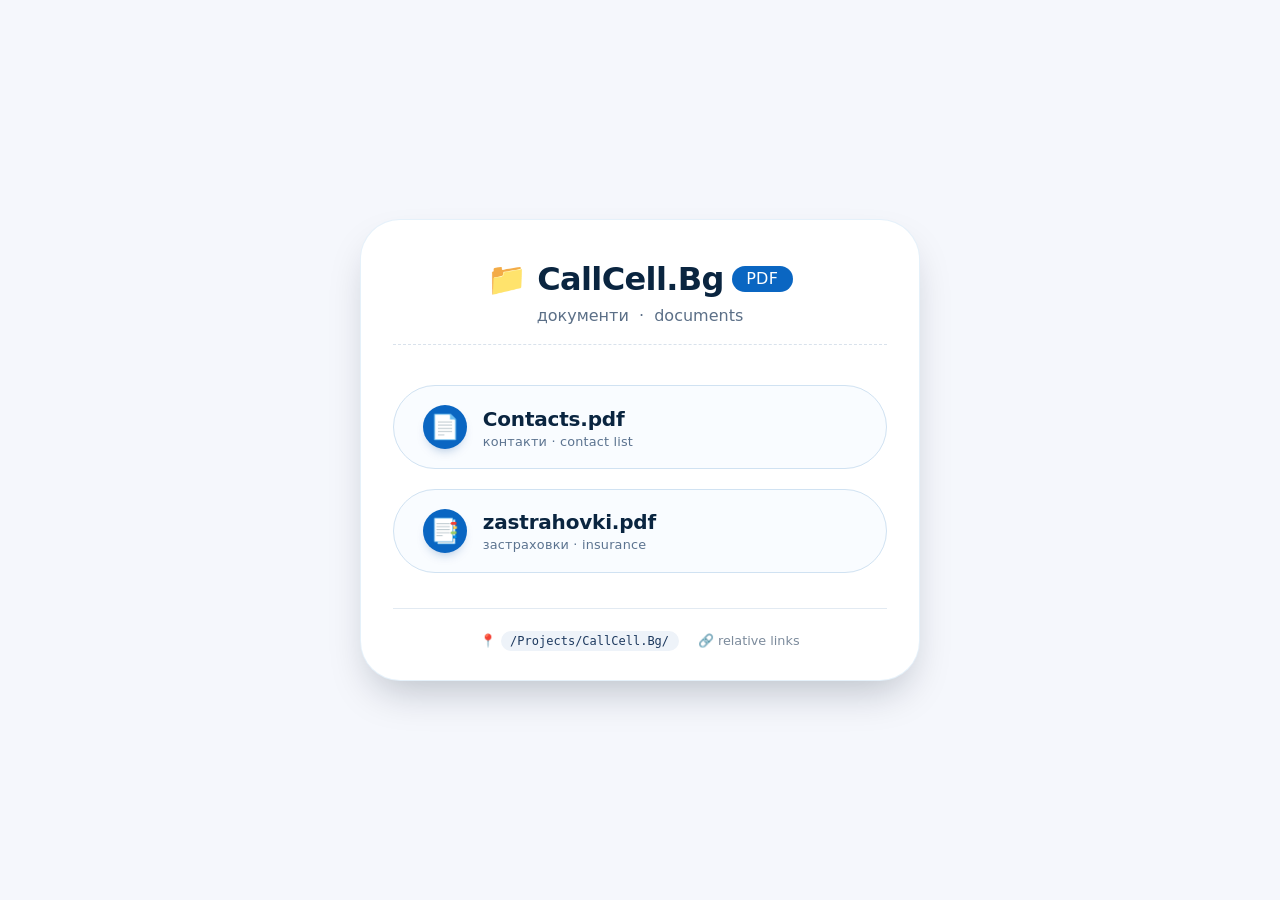
<file: CallCell.Bg/callcellbg.html>
<!DOCTYPE html>
<html lang="en">
<head>
    <meta charset="UTF-8">
    <meta name="viewport" content="width=device-width, initial-scale=1.0">
    <title>CallCell.Bg · Documents</title>
    <!-- Simple, clean menu style — no external dependencies -->
    <style>
        * {
            margin: 0;
            padding: 0;
            box-sizing: border-box;
        }

        body {
            background: #f5f7fc;
            font-family: system-ui, -apple-system, 'Segoe UI', Roboto, 'Helvetica Neue', sans-serif;
            display: flex;
            flex-direction: column;
            align-items: center;
            justify-content: center;
            min-height: 100vh;
            padding: 1.5rem;
        }

        .menu-card {
            max-width: 560px;
            width: 100%;
            background: white;
            border-radius: 2.5rem;
            box-shadow: 0 20px 40px -12px rgba(0, 20, 40, 0.25);
            padding: 2.5rem 2rem 2rem;
            transition: box-shadow 0.2s ease;
            border: 1px solid rgba(0, 120, 200, 0.1);
        }

        .menu-card:hover {
            box-shadow: 0 24px 48px -12px rgba(0, 90, 150, 0.35);
        }

        .header {
            text-align: center;
            margin-bottom: 2.5rem;
        }

        .header h1 {
            font-size: 2rem;
            font-weight: 600;
            letter-spacing: -0.02em;
            color: #0a2540;
            display: flex;
            align-items: center;
            justify-content: center;
            gap: 0.5rem;
        }

        .header h1 span {
            background: #0a66c2;
            color: white;
            font-size: 1rem;
            font-weight: 500;
            padding: 0.2rem 0.9rem;
            border-radius: 40px;
            letter-spacing: 0.3px;
        }

        .subhead {
            color: #5b6f87;
            font-size: 1rem;
            margin-top: 0.5rem;
            font-weight: 400;
            border-bottom: 1px dashed #d9e2ec;
            padding-bottom: 1.2rem;
        }

        .menu-list {
            display: flex;
            flex-direction: column;
            gap: 1.2rem;
            list-style: none;
            margin: 1.8rem 0 0.8rem;
        }

        .menu-item {
            display: block;
            text-decoration: none;
            background: #f9fcff;
            border: 1.5px solid #d0e2f2;
            border-radius: 100px;
            padding: 1.2rem 1.8rem;
            transition: all 0.2s ease;
            display: flex;
            align-items: center;
            gap: 1rem;
            color: #0a2540;
            font-weight: 500;
            font-size: 1.2rem;
            letter-spacing: -0.01em;
        }

        .menu-item:hover {
            background: #e8f2fd;
            border-color: #0a66c2;
            transform: scale(1.01);
            box-shadow: 0 10px 20px -10px rgba(0, 102, 204, 0.3);
        }

        .menu-item:active {
            transform: scale(0.99);
            background: #daeaff;
        }

        .pdf-icon {
            background: #0a66c2;
            color: white;
            width: 44px;
            height: 44px;
            border-radius: 100px;
            display: inline-flex;
            align-items: center;
            justify-content: center;
            font-size: 1.5rem;
            font-weight: 600;
            flex-shrink: 0;
            box-shadow: 0 6px 12px -6px rgba(0, 70, 150, 0.4);
            transition: 0.2s;
        }

        .menu-item:hover .pdf-icon {
            background: #0b5ed7;
            box-shadow: 0 8px 16px -6px #0a66c2;
        }

        .link-text {
            flex: 1;
            display: flex;
            flex-direction: column;
        }

        .link-text .filename {
            font-size: 1.25rem;
            font-weight: 600;
            color: #0a2540;
            line-height: 1.3;
        }

        .link-text .small-note {
            font-size: 0.8rem;
            font-weight: 400;
            color: #4b6584;
            margin-top: 0.15rem;
            letter-spacing: 0.2px;
            opacity: 0.9;
        }

        .footer-note {
            text-align: center;
            margin-top: 2.2rem;
            font-size: 0.8rem;
            color: #7c8b9c;
            border-top: 1px solid #e2eaf2;
            padding-top: 1.5rem;
            display: flex;
            justify-content: center;
            gap: 1.2rem;
        }

        .footer-note code {
            background: #eef3f9;
            padding: 0.2rem 0.6rem;
            border-radius: 40px;
            font-size: 0.75rem;
            color: #1e3a5f;
        }

        @media (max-width: 480px) {
            .menu-card {
                padding: 1.8rem 1.2rem;
            }

            .menu-item {
                padding: 1rem 1.2rem;
            }

            .link-text .filename {
                font-size: 1.1rem;
            }

            .pdf-icon {
                width: 38px;
                height: 38px;
                font-size: 1.3rem;
            }

            .header h1 {
                font-size: 1.7rem;
                flex-wrap: wrap;
            }
        }
    </style>
</head>
<body>
    <div class="menu-card">
        <div class="header">
            <h1>
                📁 CallCell.Bg
                <span>PDF</span>
            </h1>
            <div class="subhead">документи &nbsp;·&nbsp; documents</div>
        </div>

        <ul class="menu-list">
            <!-- Link to Contacts.pdf (relative path from the same folder) -->
            <li>
                <a class="menu-item" href="Contacts.pdf" target="_blank" rel="noopener noreferrer">
                    <span class="pdf-icon">📄</span>
                    <span class="link-text">
                        <span class="filename">Contacts.pdf</span>
                        <span class="small-note">контакти · contact list</span>
                    </span>
                </a>
            </li>
            <!-- Link to zastrahovki.pdf (relative path from the same folder) -->
            <li>
                <a class="menu-item" href="zastrahovki.pdf" target="_blank" rel="noopener noreferrer">
                    <span class="pdf-icon">📑</span>
                    <span class="link-text">
                        <span class="filename">zastrahovki.pdf</span>
                        <span class="small-note">застраховки · insurance</span>
                    </span>
                </a>
            </li>
        </ul>

        <div class="footer-note">
            <span>📍 <code>/Projects/CallCell.Bg/</code></span>
            <span>🔗 relative links</span>
        </div>
    </div>

    <!-- 
        Explanation: 
        – The HTML file (callcellbg.html) and both PDFs reside in the same folder:
          comnsense.github.io/Projects/CallCell.Bg/
        – href="Contacts.pdf" and href="zastrahovki.pdf" point directly to the files in that folder.
        – Opens in new tab (target="_blank") for convenience.
        – The absolute GitHub Pages paths are:
          https://comnsense.github.io/Projects/CallCell.Bg/Contacts.pdf
          https://comnsense.github.io/Projects/CallCell.Bg/zastrahovki.pdf
        – This menu is ready to be saved as callcellbg.html in the same directory.
    -->
</body>
</html>
</file>
<file: Halloween Website/assets/css/styles.css>
/*=============== GOOGLE FONTS ===============*/
@import url('https://fonts.googleapis.com/css2?family=Poppins:wght@400;500;600;900&display=swap');

/*=============== VARIABLES CSS ===============*/
:root {
  --header-height: 3.5rem;

  /*========== Colors ==========*/
  --hue: 14;
  --first-color: hsl(var(--hue), 91%, 54%);
  --first-color-alt: hsl(var(--hue), 91%, 50%);
  --title-color: hsl(var(--hue), 4%, 100%);
  --text-color: hsl(var(--hue), 4%, 85%);
  --text-color-light: hsl(var(--hue), 4%, 55%);

  /*Green gradient*/
  --body-color: linear-gradient(90deg, hsl(104, 28%, 40%) 0%, hsl(58, 28%, 40%) 100%);
  --container-color: linear-gradient(136deg, hsl(104, 28%, 35%) 0%, hsl(58, 28%, 35%) 100%);
  
  /*Red gradient*/
  /* --body-color: linear-gradient(90deg, hsl(360, 28%, 40%) 0%, hsl(18, 28%, 40%) 100%);
  --container-color: linear-gradient(136deg, hsl(360, 28%, 35%) 0%, hsl(18, 28%, 35%) 100%); */

  /*Black solid*/
  /* --body-color: hsl(30, 8%, 8%);
  --container-color: hsl(30, 8%, 10%); */

  /*========== Font and typography ==========*/
  --body-font: 'Poppins', sans-serif;
  --biggest-font-size: 2rem;
  --h1-font-size: 1.5rem;
  --h2-font-size: 1.25rem;
  --h3-font-size: 1rem;
  --normal-font-size: .938rem;
  --small-font-size: .813rem;
  --smaller-font-size: .75rem;

  /*========== Font weight ==========*/
  --font-medium: 500;
  --font-semi-bold: 600;
  --font-black: 900;

  /*========== Margenes Bottom ==========*/
  --mb-0-25: .25rem;
  --mb-0-5: .5rem;
  --mb-0-75: .75rem;
  --mb-1: 1rem;
  --mb-1-5: 1.5rem;
  --mb-2: 2rem;
  --mb-2-5: 2.5rem;

  /*========== z index ==========*/
  --z-tooltip: 10;
  --z-fixed: 100;
}

/* Responsive typography */
@media screen and (min-width: 992px) {
  :root {
    --biggest-font-size: 4rem;
    --h1-font-size: 2.25rem;
    --h2-font-size: 1.5rem;
    --h3-font-size: 1.25rem;
    --normal-font-size: 1rem;
    --small-font-size: .875rem;
    --smaller-font-size: .813rem;
  }
}

/*=============== BASE ===============*/
*{
  box-sizing: border-box;
  padding: 0;
  margin: 0;
}

html{
  scroll-behavior: smooth;
}

body{
  margin: var(--header-height) 0 0 0;
  font-family: var(--body-font);
  font-size: var(--normal-font-size);
  background: var(--body-color);
  color: var(--text-color);
}

h1,h2,h3,h4{
  color: var(--title-color);
  font-weight: var(--font-semi-bold);
}

ul{
  list-style: none;
}

a{
  text-decoration: none;
}

img{
  max-width: 100%;
  height: auto;
}

button,
input{
  border: none;
  outline: none;
}

button{
  cursor: pointer;
  font-family: var(--body-font);
  font-size: var(--normal-font-size);
}

/*=============== REUSABLE CSS CLASSES ===============*/
.section{
  padding: 4.5rem 0 2rem;
}

.section__title{
  font-size: var(--h2-font-size);
  margin-bottom: var(--mb-2);
  text-align: center;
}

/*=============== LAYOUT ===============*/
.container{
  max-width: 968px;
  margin-left: var(--mb-1-5);
  margin-right: var(--mb-1-5);
}

.grid{
  display: grid;
}

.main{
  overflow: hidden; /*For animation*/
}

/*=============== HEADER ===============*/
.header{
  width: 100%;
  background: var(--body-color); 
  position: fixed;
  top: 0;
  left: 0;
  z-index: var(--z-fixed);
}

/*=============== NAV ===============*/
.nav{
  height: var(--header-height);
  display: flex;
  justify-content: space-between;
  align-items: center;
}

.nav__logo{
  display: flex;
  align-items: center;
  column-gap: .5rem;
  font-weight: var(--font-medium);
}

.nav__logo-img{
  width: 1.25rem;
}

.nav__link,
.nav__logo,
.nav__toggle,
.nav__close{
  color: var(--title-color);
}

.nav__toggle{
  font-size: 1.25rem;
  cursor: pointer;
}

@media screen and (max-width: 767px){
  .nav__menu{
    position: fixed;
    width: 100%;
    background: var(--container-color);
    top: -150%;
    left: 0;
    padding: 3.5rem 0;
    transition: .4s;
    z-index: var(--z-fixed);
    border-radius: 0 0 1.5rem 1.5rem;
  }
}

.nav__img{
  width: 100px;
  position: absolute;
  top: 0;
  left: 0;
}

.nav__close{
  font-size: 1.8rem;
  position: absolute;
  top: .5rem;
  right: .7rem;
  cursor: pointer;
}

.nav__list{
  display: flex;
  flex-direction: column;
  align-items: center;
  row-gap: 1.5rem;
}

.nav__link{
  text-transform: uppercase;
  font-weight: var(--font-black);
  transition: .4s;
}

.nav__link:hover{
  color: var(--text-color);
}

/* Show menu */
.show-menu{
  top: 0;
}

/* Change background header */
.scroll-header{
  background: var(--container-color);
}

/* Active link */
.active-link{
  position: relative;
}

.active-link::before{
  content: '';
  position: absolute;
  bottom: -.75rem;
  left: 45%;
  width: 5px;
  height: 5px;
  background-color: var(--title-color);
  border-radius: 50%;
}

/*=============== HOME ===============*/
.home__content{
  row-gap: 1rem;
}

.home__group{
  display: grid;
  position: relative;
  padding-top: 2rem;
}

.home__img{
  height: 250px;
  justify-self: center;
}

.home__indicator{
  width: 8px;
  height: 8px;
  background-color: var(--title-color);
  border-radius: 50%;
  position: absolute;
  top: 7rem;
  right: 2rem;
}

.home__indicator::after{
  content: '';
  position: absolute;
  width: 1px;
  height: 48px;
  background-color: var(--title-color);
  top: -3rem;
  right: 45%;
}

.home__details-img{
  position: absolute;
  right: .5rem;
}

.home__details-title,
.home__details-subtitle{
  display: block;
  font-size: var(--small-font-size);
  text-align: right;
}

.home__subtitle{
  font-size: var(--h3-font-size);
  text-transform: uppercase;
  margin-bottom: var(--mb-1);
}

.home__title{
  font-size: var(--biggest-font-size);
  font-weight: var(--font-black);
  line-height: 109%;
  margin-bottom: var(--mb-1);
}

.home__description{
  margin-bottom: var(--mb-1);
}

.home__buttons{
  display: flex;
  justify-content: space-between;
}

/* Swiper Class */
.swiper-pagination{
  position: initial;
  margin-top: var(--mb-1);
}

.swiper-pagination-bullet{
  width: 5px;
  height: 5px;
  background-color: var(--title-color);
  opacity: 1;
}

.swiper-pagination-horizontal.swiper-pagination-bullets .swiper-pagination-bullet{
  margin: 0 .5rem;
} 

.swiper-pagination-bullet-active{
  width: 1.5rem;
  height: 5px;
  border-radius: .5rem;
}

/*=============== BUTTONS ===============*/
.button{
  display: inline-block;
  background-color: var(--first-color);
  color: var(--title-color);
  padding: 1rem 1.75rem;
  border-radius: .5rem;
  font-weight: var(--font-medium);
  transition: .3s;
}

.button:hover{
  background-color: var(--first-color-alt);
}

.button__icon{
  font-size: 1.25rem;
}

.button--ghost{
  border: 2px solid;
  background-color: transparent;
  border-radius: 3rem;
  padding: .75rem 1.5rem;
}

.button--ghost:hover{
  background: none;
}

.button--link{
  color: var(--title-color);
}

.button--flex{
  display: inline-flex;
  align-items: center;
  column-gap: .5rem;
}

/*=============== CATEGORY ===============*/
.category__container{
  grid-template-columns: repeat(2, 1fr);
  gap: 1rem 2rem;
}

.category__data{
  text-align: center;
}

.category__img{
  width: 120px;
  margin-bottom: var(--mb-0-75);
  transition: .3s;
}

.category__title{
  margin-bottom: var(--mb-0-25);
}

.category__data:hover .category__img{
  transform: translateY(-.5rem);
}

/*=============== ABOUT ===============*/
.about__container{
  row-gap: 2rem;
}

.about__data{
  text-align: center;
}

.about__description{
  margin-bottom: var(--mb-2);
}

.about__img{
  width: 200px;
  justify-self: center;
  animation: floating 2s ease-in-out infinite;
}

/*=============== TRICK OR TREAT ===============*/
.trick__container{
  grid-template-columns: repeat(2, 1fr);
  gap: 1.5rem;
  padding-top: 1rem;
}

.trick__content{
  position: relative;
  background: var(--container-color);
  border-radius: 1rem;
  padding: 1.5rem 0 1rem 0;
  text-align: center;
  overflow: hidden;
}

.trick__img{
  width: 90px;
  transition: .3s;
}

.trick__subtitle,
.trick__price{
  display: block;
}

.trick__subtitle{
  font-size: var(--smaller-font-size);
  margin-bottom: var(--mb-0-5);
}

.trick__title,
.trick__price{
  color: var(--title-color);
  font-weight: var(--font-medium);
  font-size: var(--normal-font-size);
}

.trick__button{
  display: inline-flex;
  padding: .5rem;
  border-radius: .25rem .25rem .75rem .25rem;
  position: absolute;
  right: -3rem;
  bottom: 0;
}

.trick__icon{
  font-size: 1.25rem;
  color: var(--title-color);
}

.trick__content:hover .trick__img{
  transform: translateY(-.5rem);
}

.trick__content:hover .trick__button{
  right: 0;
}

/*=============== DISCOUNT ===============*/
.discount__container{
  background: var(--container-color);
  border-radius: 1rem;
  padding: 2.5rem 0 1.5rem;
  row-gap: .75rem;
}

.discount__data{
  text-align: center;
}

.discount__title{
  font-size: var(--h2-font-size);
  margin-bottom: var(--mb-2);
}

.discount__img{
  width: 200px;
  justify-self: center;
}

/*=============== NEW ARRIVALS ===============*/
.new__container{
  padding-top: 1rem;
}

.new__img{
  width: 120px;
  margin-bottom: var(--mb-0-5);
  transition: .3s;
}

.new__content{
  position: relative;
  background: var(--container-color);
  width: 242px;
  padding: 2rem 0 1.5rem 0;
  border-radius: .75rem;
  text-align: center;
  overflow: hidden;
}

.new__tag{
  position: absolute;
  top: 8%;
  left: 8%;
  background-color: var(--first-color);
  color: var(--title-color);
  font-size: var(--small-font-size);
  padding: .25rem .5rem;
  border-radius: .25rem;
}

.new__title{
  font-size: var(--normal-font-size);
  font-weight: var(--font-medium);
}

.new__subtitle{
  display: block;
  font-size: var(--small-font-size);
  margin-bottom: var(--mb-0-5);
}

.new__prices{
  display: inline-flex;
  align-items: center;
  column-gap: .5rem;
}

.new__price{
  font-weight: var(--font-medium);
  color: var(--title-color);
}

.new__discount{
  color: var(--first-color);
  font-size: var(--smaller-font-size);
  text-decoration: line-through;
  font-weight: var(--font-medium);
}

.new__button{
  display: inline-flex;
  padding: .5rem;
  border-radius: .25rem .25rem .75rem .25rem;
  position: absolute;
  bottom: 0;
  right: -3rem;
}

.new__icon{
  font-size: 1.25rem;
}

.new__content:hover .new__img{
  transform: translateY(-.5rem);
}

.new__content:hover .new__button{
  right: 0;
}

/*=============== NEWSLETTER ===============*/
.newsletter__description{
  text-align: center;
  margin-bottom: var(--mb-1-5);
}

.newsletter__form{
  background: var(--container-color);
  padding: 1rem;
  display: flex;
  justify-content: space-between;
  border-radius: .75rem;
}

.newsletter__input{
  width: 70%;
  padding: 0 .5rem;
  background: none;
  color: var(--title-color);
}

.newsletter__input::placeholder{
  color: var(--text-color);
}

/*=============== FOOTER ===============*/
.footer{
  position: relative;
  overflow: hidden;
}

.footer__img-one,
.footer__img-two{
  position: absolute;
  transition: .3s;
}

.footer__img-one{
  width: 100px;
  top: 6rem;
  right: -2rem;
}

.footer__img-two{
  width: 150px;
  bottom: 4rem;
  right: 4rem;
}

.footer__img-one:hover,
.footer__img-two:hover{
  transform: translateY(-.5rem);
}

.footer__container{
  row-gap: 2rem;
}

.footer__logo{
  display: flex;
  align-items: center;
  column-gap: .5rem;
  margin-bottom: var(--mb-1);
  font-weight: var(--font-medium);
  color: var(--title-color);
}

.footer__logo-img{
  width: 20px;
}

.footer__description{
  margin-bottom: var(--mb-2-5);
}

.footer__social{
  display: flex;
  column-gap: .75rem;
}

.footer__social-link{
  display: inline-flex;
  background: var(--container-color);
  padding: .25rem;
  border-radius: .25rem;
  color: var(--title-color);
  font-size: 1rem;
}

.footer__social-link:hover{
  background: var(--body-color);
}

.footer__title{
  font-size: var(--h3-font-size);
  margin-bottom: var(--mb-1);
}

.footer__links{
  display: grid;
  row-gap: .35rem;
}

.footer__link{
  font-size: var(--small-font-size);
  color: var(--text-color);
  transition: .3s;
}

.footer__link:hover{
  color: var(--title-color);
}

.footer__copy{
  display: block;
  text-align: center;
  font-size: var(--smaller-font-size);
  margin-top: 4.5rem;
}

/*=============== SCROLL UP ===============*/
.scrollup{
  position: fixed;
  background: var(--container-color);
  right: 1rem;
  bottom: -20%;
  display: inline-flex;
  padding: .3rem;
  border-radius: .25rem;
  z-index: var(--z-tooltip);
  opacity: .8;
  transition: .4s;
}

.scrollup__icon{
  font-size: 1.25rem;
  color: var(--title-color);
}

.scrollup:hover{
  background: var(--container-color);
  opacity: 1;
}

/* Show Scroll Up*/
.show-scroll{
  bottom: 3rem;
}

/*=============== SCROLL BAR ===============*/
::-webkit-scrollbar{
  width: 0.6rem;
  background: #413e3e;
}

::-webkit-scrollbar-thumb{
  background: #272525;
  border-radius: .5rem;
}

/*===============  BREAKPOINTS ===============*/
/* For small devices */
@media screen and (max-width: 320px){
  .container{
    margin-left: var(--mb-1);
    margin-right: var(--mb-1);
  }

  .home__img{
    height: 200px;
  }
  .home__buttons{
    flex-direction: column;
    width: max-content;
    row-gap: 1rem;
  }

  .category__container,
  .trick__container{
    grid-template-columns: .8fr;
    justify-content: center;
  }
}

/* For medium devices */
@media screen and (min-width: 576px){
  .about__container{
    grid-template-columns: .8fr;
    justify-content: center;
  }

  .newsletter__container{
    display: grid;
    grid-template-columns: .7fr;
    justify-content: center;
  }
  .newsletter__description{
    padding: 0 3rem;
  }
}

@media screen and (min-width: 767px){
  body{
    margin: 0;
  }

  .section{
    padding: 7rem 0 2rem;
  }

  .nav{
    height: calc(var(--header-height) + 1.5rem);
  }
  .nav__img,
  .nav__close,
  .nav__toggle{
    display: none;
  }
  .nav__list{
    flex-direction: row;
    column-gap: 3rem;
  }
  .nav__link{
    text-transform: initial;
    font-weight: initial;
  }

  .home__content{
    padding: 8rem 0 2rem;
    grid-template-columns: repeat(2, 1fr);
    gap: 4rem;
  }
  .home__img{
    height: 300px;
  }
  .swiper-pagination{
    margin-top: var(--mb-2);
  }

  .category__container{
    grid-template-columns: repeat(3, 200px);
    justify-content: center;
  }

  .about__container{
    grid-template-columns: repeat(2, 1fr);
    align-items: center;
  }
  .about__title,
  .about__data{
    text-align: initial;
  }
  .about__img{
    width: 250px;
  }

  .trick__container{
    grid-template-columns: repeat(3, 200px);
    justify-content: center;
    gap: 2rem;
  }

  .discount__container{
    grid-template-columns: repeat(2, max-content);
    justify-content: center;
    align-items: center;
    column-gap: 3rem;
    padding: 3rem 0;
    border-radius: 3rem;
  }
  .discount__img{
    width: 350px;
    order: -1;
  }
  .discount__data{
    padding-right: 6rem;
  }

  .newsletter__container{
    grid-template-columns: .5fr;
  }

  .footer__container{
    grid-template-columns: repeat(4, 1fr);
    justify-items: center;
    column-gap: 1rem;
  }
  .footer__img-two{
    right: initial;
    bottom: 0;
    left: 15%;
  }
}

/* For large devices */
@media screen and (min-width: 992px){
  .container{
    margin-left: auto;
    margin-right: auto;
  }

  .section__title{
    font-size: var(--h1-font-size);
    margin-bottom: 3rem;
  }

  .home__content{
    padding-top: 9rem;
    gap: 3rem;
  }
  .home__group{
    padding-top: 0;
  }
  .home__img{
    height: 400px;
    transform: translateY(-3rem);
  }
  .home__indicator{
    top: initial;
    right: initial;
    bottom: 15%;
    left: 45%;
  }
  .home__indicator::after{
    top: 0;
    height: 75px;
  }
  .home__details-img{
    bottom: 0;
    right: 58%;
  }
  .home__title{
    margin-bottom: var(--mb-1-5);
  }
  .home__description{
    margin-bottom: var(--mb-2-5);
    padding-right: 2rem;
  }

  .category__container{
    column-gap: 8rem;
  }
  .category__img{
    width: 200px;
  }

  .about__container{
    column-gap: 7rem;
  }
  .about__img{
    width: 350px;
  }
  .about__description{
    padding-right: 2rem;
  }

  .trick__container{
    gap: 3.5rem;
  }
  .trick__content{
    border-radius: 1.5rem;
  }
  .trick__img{
    width: 110px;
  }
  .trick__title{
    font-size: var(--h3-font-size);
  }

  .discount__container{
    column-gap: 7rem;
  }

  .new__content{
    width: 310px;
    border-radius: 1rem;
    padding: 2rem 0;
  }
  .new__img{
    width: 150px;
  }
  .new__img,
  .new__subtitle{
    margin-bottom: var(--mb-1);
  }
  .new__title{
    font-size: var(--h3-font-size);
  }

  .footer__copy{
    margin-top: 6rem;
  }
}

@media screen and (min-width: 1200px){
  .home__img{
    height: 420px;
  }
  .swiper-pagination{
    margin-top: var(--mb-2-5);
  }
  .footer__img-one{
    width: 120px;
  }
  .footer__img-two{
    width: 180px;
    top: 30%;
    left: -3%;
  }
}

/*=============== KEYFRAMES ===============*/
@keyframes floating {
  0% { transform: translate(0,  0px); }
  50%  { transform: translate(0, 15px); }
  100%   { transform: translate(0, -0px); }   
}
</file>
